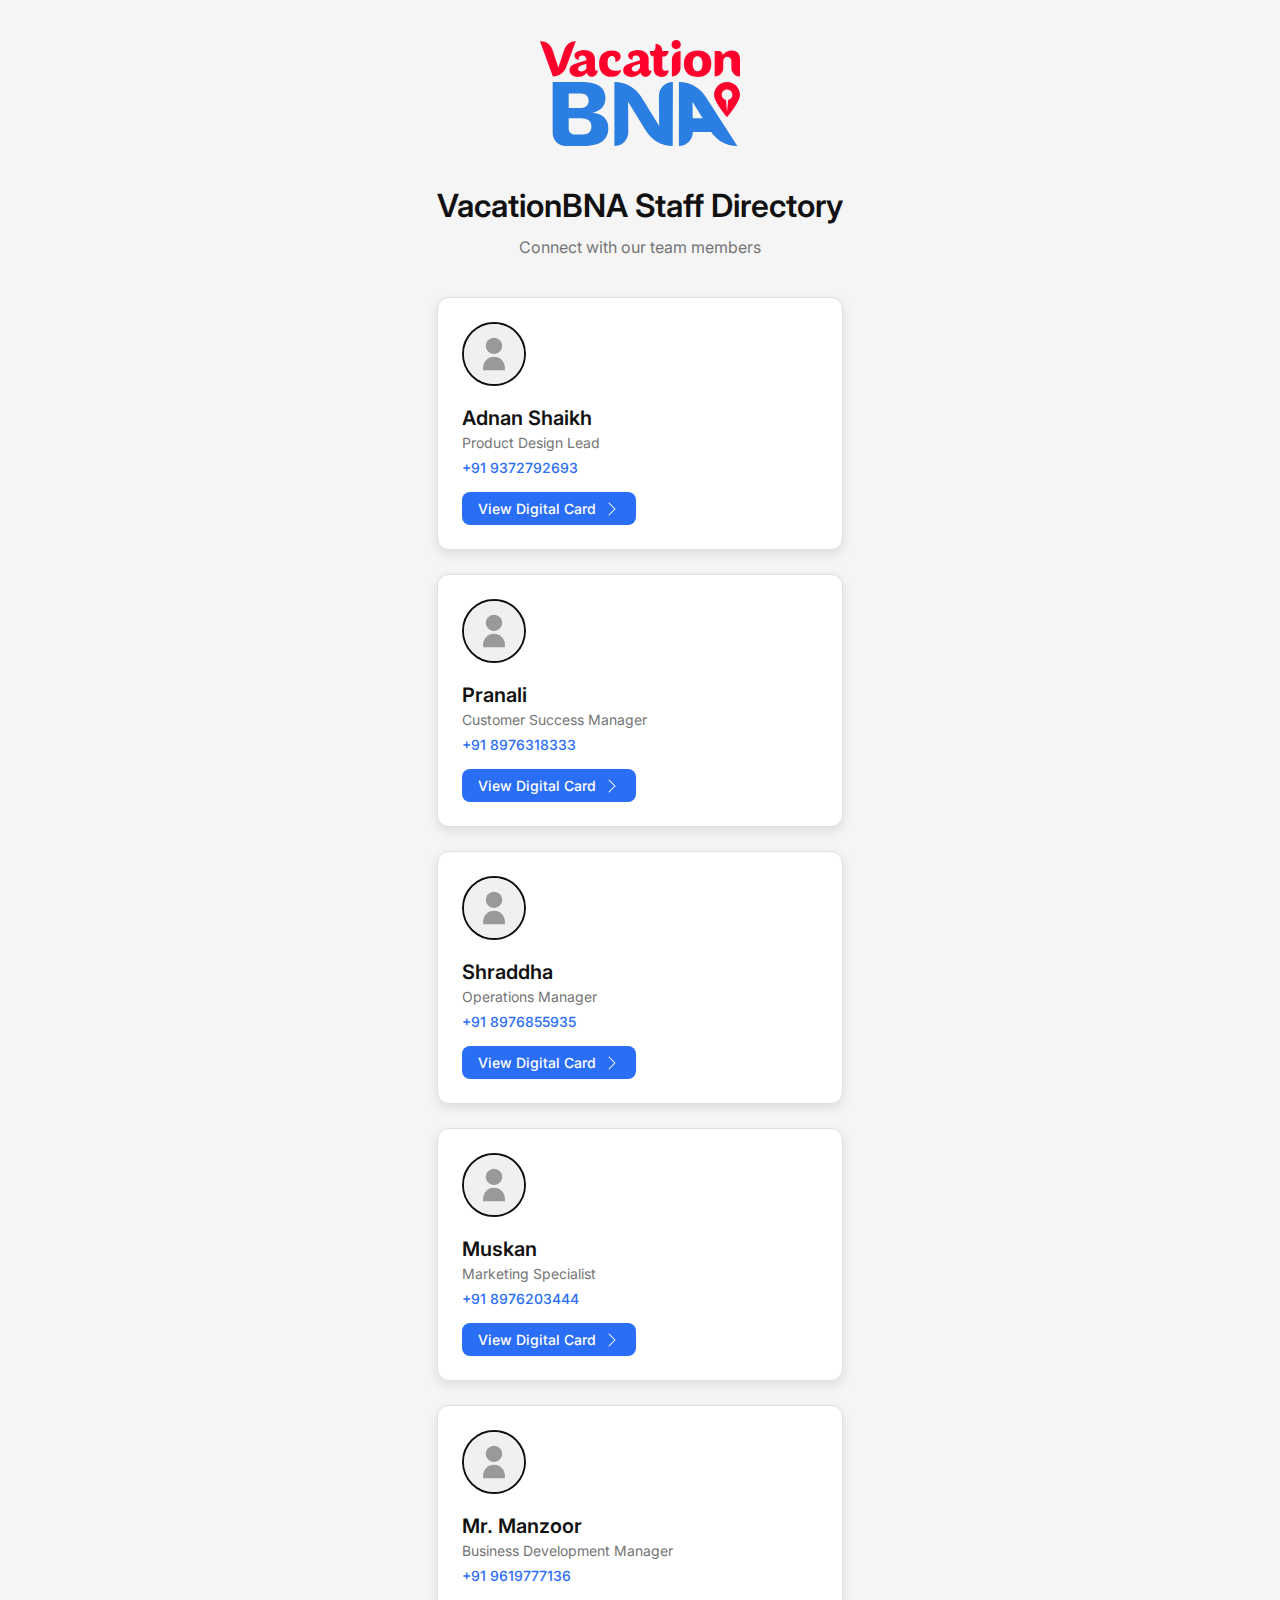
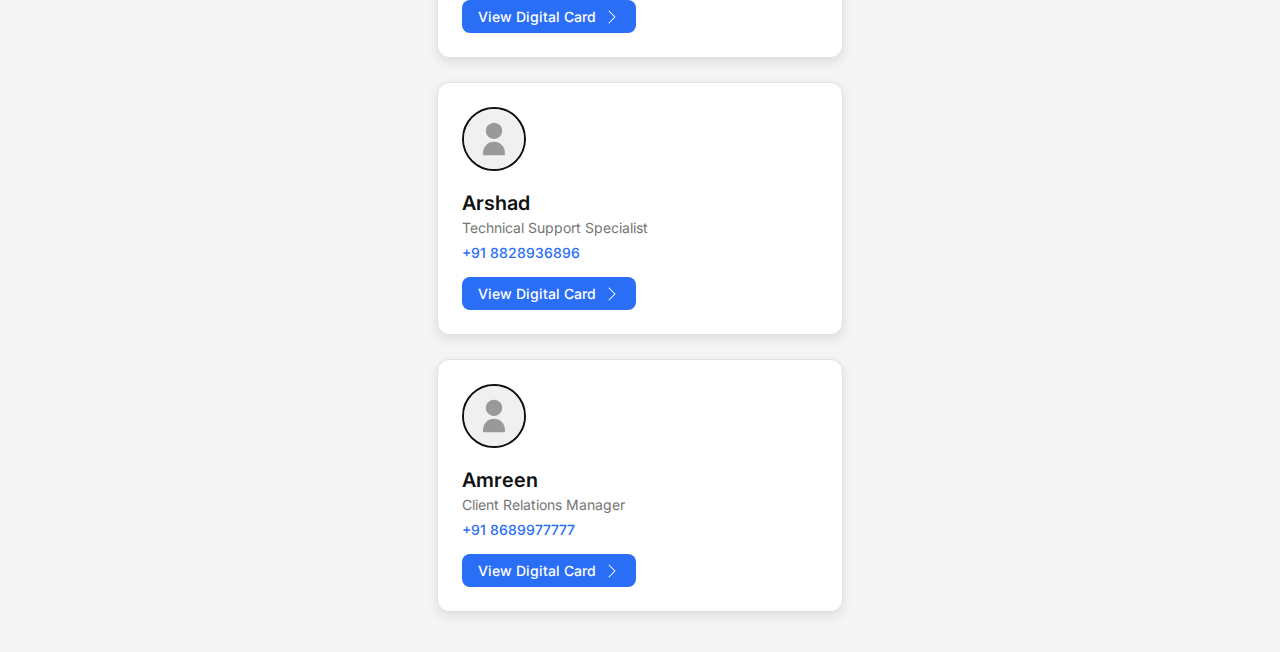
<file: index.html>
﻿<!DOCTYPE html>
<html lang="en">
<head>
    <meta charset="UTF-8">
    <meta name="viewport" content="width=device-width, initial-scale=1.0">
    <title>VacationBNA Staff Directory</title>
    <link rel="stylesheet" href="styles.css">
    <link rel="preconnect" href="https://fonts.googleapis.com">
    <link rel="preconnect" href="https://fonts.gstatic.com" crossorigin>
    <link href="https://fonts.googleapis.com/css2?family=Inter:wght@400;500;600&display=swap" rel="stylesheet">
    <style>
        .directory-container {
            max-width: 800px;
            margin: 0 auto;
            padding: 40px 20px;
        }
        
        .directory-header {
            text-align: center;
            margin-bottom: 40px;
        }
        
        .directory-title {
            font-size: 32px;
            font-weight: 600;
            color: #111111;
            margin-bottom: 12px;
        }
        
        .directory-subtitle {
            font-size: 16px;
            color: #757575;
            margin-bottom: 20px;
        }
        
        .company-logo {
            width: 200px;
            height: auto;
            margin: 0 auto 40px;
            display: block;
        }
        
        .staff-grid {
            display: grid;
            grid-template-columns: repeat(auto-fit, minmax(300px, 1fr));
            gap: 24px;
            margin-top: 40px;
        }
        
        .staff-card-link {
            text-decoration: none;
            color: inherit;
            display: block;
            transition: transform 0.2s ease;
            cursor: pointer;
        }
        
        .staff-card-link:hover {
            transform: translateY(-4px);
        }
        
        .staff-preview {
            background: white;
            border-radius: 12px;
            border: 1px solid #E0E0E0;
            padding: 24px;
            box-shadow: 0 4px 12px rgba(0, 0, 0, 0.1);
            transition: box-shadow 0.2s ease;
        }
        
        .staff-preview:hover {
            box-shadow: 0 8px 24px rgba(0, 0, 0, 0.15);
        }
        
        .staff-avatar {
            width: 64px;
            height: 64px;
            border-radius: 50%;
            border: 2px solid #111111;
            margin-bottom: 16px;
        }
        
        .staff-preview-name {
            font-size: 20px;
            font-weight: 600;
            color: #111111;
            margin-bottom: 4px;
        }
        
        .staff-preview-role {
            font-size: 14px;
            color: #757575;
            margin-bottom: 8px;
        }
        
        .staff-preview-phone {
            font-size: 14px;
            color: #2B6EF6;
            font-weight: 500;
        }
        
        .view-card-btn {
            display: inline-flex;
            align-items: center;
            gap: 8px;
            background: #2B6EF6;
            color: white;
            padding: 8px 16px;
            border-radius: 8px;
            font-size: 14px;
            font-weight: 500;
            margin-top: 16px;
            transition: background-color 0.2s ease;
        }
        
        .view-card-btn:hover {
            background: #1E5AE8;
        }
        
        
        @media (max-width: 768px) {
            .staff-grid {
                grid-template-columns: 1fr;
            }
            
            .directory-title {
                font-size: 24px;
            }
            
        }
    </style>
</head>
<body>
    <div class="directory-container">
        <div class="directory-header">
            <img src="assets/vacation-bna-logo.svg" alt="VacationBNA Logo" class="company-logo">
            <h1 class="directory-title">VacationBNA Staff Directory</h1>
            <p class="directory-subtitle">Connect with our team members</p>
        </div>
        
        <div class="staff-grid">
            <!-- Adnan Shaikh -->
            <div class="staff-card-link" onclick="openModal('adnan')">
                <div class="staff-preview">
                    <img src="assets/profile-icon.svg" alt="Adnan Shaikh" class="staff-avatar">
                    <h3 class="staff-preview-name">Adnan Shaikh</h3>
                    <p class="staff-preview-role">Product Design Lead</p>
                    <p class="staff-preview-phone">+91 9372792693</p>
                    <div class="view-card-btn">
                        View Digital Card
                        <svg width="16" height="16" viewBox="0 0 16 16" fill="currentColor">
                            <path fill-rule="evenodd" d="M4.646 1.646a.5.5 0 0 1 .708 0l6 6a.5.5 0 0 1 0 .708l-6 6a.5.5 0 0 1-.708-.708L10.293 8 4.646 2.354a.5.5 0 0 1 0-.708z"/>
                        </svg>
                    </div>
                </div>
            </div>
            
            <!-- Pranali -->
            <div class="staff-card-link" onclick="openModal('pranali')">
                <div class="staff-preview">
                    <img src="assets/profile-icon.svg" alt="Pranali" class="staff-avatar">
                    <h3 class="staff-preview-name">Pranali</h3>
                    <p class="staff-preview-role">Customer Success Manager</p>
                    <p class="staff-preview-phone">+91 8976318333</p>
                    <div class="view-card-btn">
                        View Digital Card
                        <svg width="16" height="16" viewBox="0 0 16 16" fill="currentColor">
                            <path fill-rule="evenodd" d="M4.646 1.646a.5.5 0 0 1 .708 0l6 6a.5.5 0 0 1 0 .708l-6 6a.5.5 0 0 1-.708-.708L10.293 8 4.646 2.354a.5.5 0 0 1 0-.708z"/>
                        </svg>
                    </div>
                </div>
            </div>
            
            <!-- Shraddha -->
            <div class="staff-card-link" onclick="openModal('shraddha')">
                <div class="staff-preview">
                    <img src="assets/profile-icon.svg" alt="Shraddha" class="staff-avatar">
                    <h3 class="staff-preview-name">Shraddha</h3>
                    <p class="staff-preview-role">Operations Manager</p>
                    <p class="staff-preview-phone">+91 8976855935</p>
                    <div class="view-card-btn">
                        View Digital Card
                        <svg width="16" height="16" viewBox="0 0 16 16" fill="currentColor">
                            <path fill-rule="evenodd" d="M4.646 1.646a.5.5 0 0 1 .708 0l6 6a.5.5 0 0 1 0 .708l-6 6a.5.5 0 0 1-.708-.708L10.293 8 4.646 2.354a.5.5 0 0 1 0-.708z"/>
                        </svg>
                    </div>
                </div>
            </div>
            
            <!-- Muskan -->
            <div class="staff-card-link" onclick="openModal('muskan')">
                <div class="staff-preview">
                    <img src="assets/profile-icon.svg" alt="Muskan" class="staff-avatar">
                    <h3 class="staff-preview-name">Muskan</h3>
                    <p class="staff-preview-role">Marketing Specialist</p>
                    <p class="staff-preview-phone">+91 8976203444</p>
                    <div class="view-card-btn">
                        View Digital Card
                        <svg width="16" height="16" viewBox="0 0 16 16" fill="currentColor">
                            <path fill-rule="evenodd" d="M4.646 1.646a.5.5 0 0 1 .708 0l6 6a.5.5 0 0 1 0 .708l-6 6a.5.5 0 0 1-.708-.708L10.293 8 4.646 2.354a.5.5 0 0 1 0-.708z"/>
                        </svg>
                    </div>
                </div>
            </div>
            
            <!-- Mr. Manzoor -->
            <div class="staff-card-link" onclick="openModal('mrmanzoor')">
                <div class="staff-preview">
                    <img src="assets/profile-icon.svg" alt="Mr. Manzoor" class="staff-avatar">
                    <h3 class="staff-preview-name">Mr. Manzoor</h3>
                    <p class="staff-preview-role">Business Development Manager</p>
                    <p class="staff-preview-phone">+91 9619777136</p>
                    <div class="view-card-btn">
                        View Digital Card
                        <svg width="16" height="16" viewBox="0 0 16 16" fill="currentColor">
                            <path fill-rule="evenodd" d="M4.646 1.646a.5.5 0 0 1 .708 0l6 6a.5.5 0 0 1 0 .708l-6 6a.5.5 0 0 1-.708-.708L10.293 8 4.646 2.354a.5.5 0 0 1 0-.708z"/>
                        </svg>
                    </div>
                </div>
            </div>
            
            <!-- Arshad -->
            <div class="staff-card-link" onclick="openModal('arshad')">
                <div class="staff-preview">
                    <img src="assets/profile-icon.svg" alt="Arshad" class="staff-avatar">
                    <h3 class="staff-preview-name">Arshad</h3>
                    <p class="staff-preview-role">Technical Support Specialist</p>
                    <p class="staff-preview-phone">+91 8828936896</p>
                    <div class="view-card-btn">
                        View Digital Card
                        <svg width="16" height="16" viewBox="0 0 16 16" fill="currentColor">
                            <path fill-rule="evenodd" d="M4.646 1.646a.5.5 0 0 1 .708 0l6 6a.5.5 0 0 1 0 .708l-6 6a.5.5 0 0 1-.708-.708L10.293 8 4.646 2.354a.5.5 0 0 1 0-.708z"/>
                        </svg>
                    </div>
                </div>
            </div>
            
            <!-- Amreen -->
            <div class="staff-card-link" onclick="openModal('amreen')">
                <div class="staff-preview">
                    <img src="assets/profile-icon.svg" alt="Amreen" class="staff-avatar">
                    <h3 class="staff-preview-name">Amreen</h3>
                    <p class="staff-preview-role">Client Relations Manager</p>
                    <p class="staff-preview-phone">+91 8689977777</p>
                    <div class="view-card-btn">
                        View Digital Card
                        <svg width="16" height="16" viewBox="0 0 16 16" fill="currentColor">
                            <path fill-rule="evenodd" d="M4.646 1.646a.5.5 0 0 1 .708 0l6 6a.5.5 0 0 1 0 .708l-6 6a.5.5 0 0 1-.708-.708L10.293 8 4.646 2.354a.5.5 0 0 1 0-.708z"/>
                        </svg>
                    </div>
                </div>
            </div>
        </div>
    </div>
    
    
    <script>
        
        function openModal(profileKey) {
            // Navigate to the individual staff member page instead of opening modal
            window.location.href = `${profileKey}.html`;
        }
        
    </script>
</body>
</html>
</file>
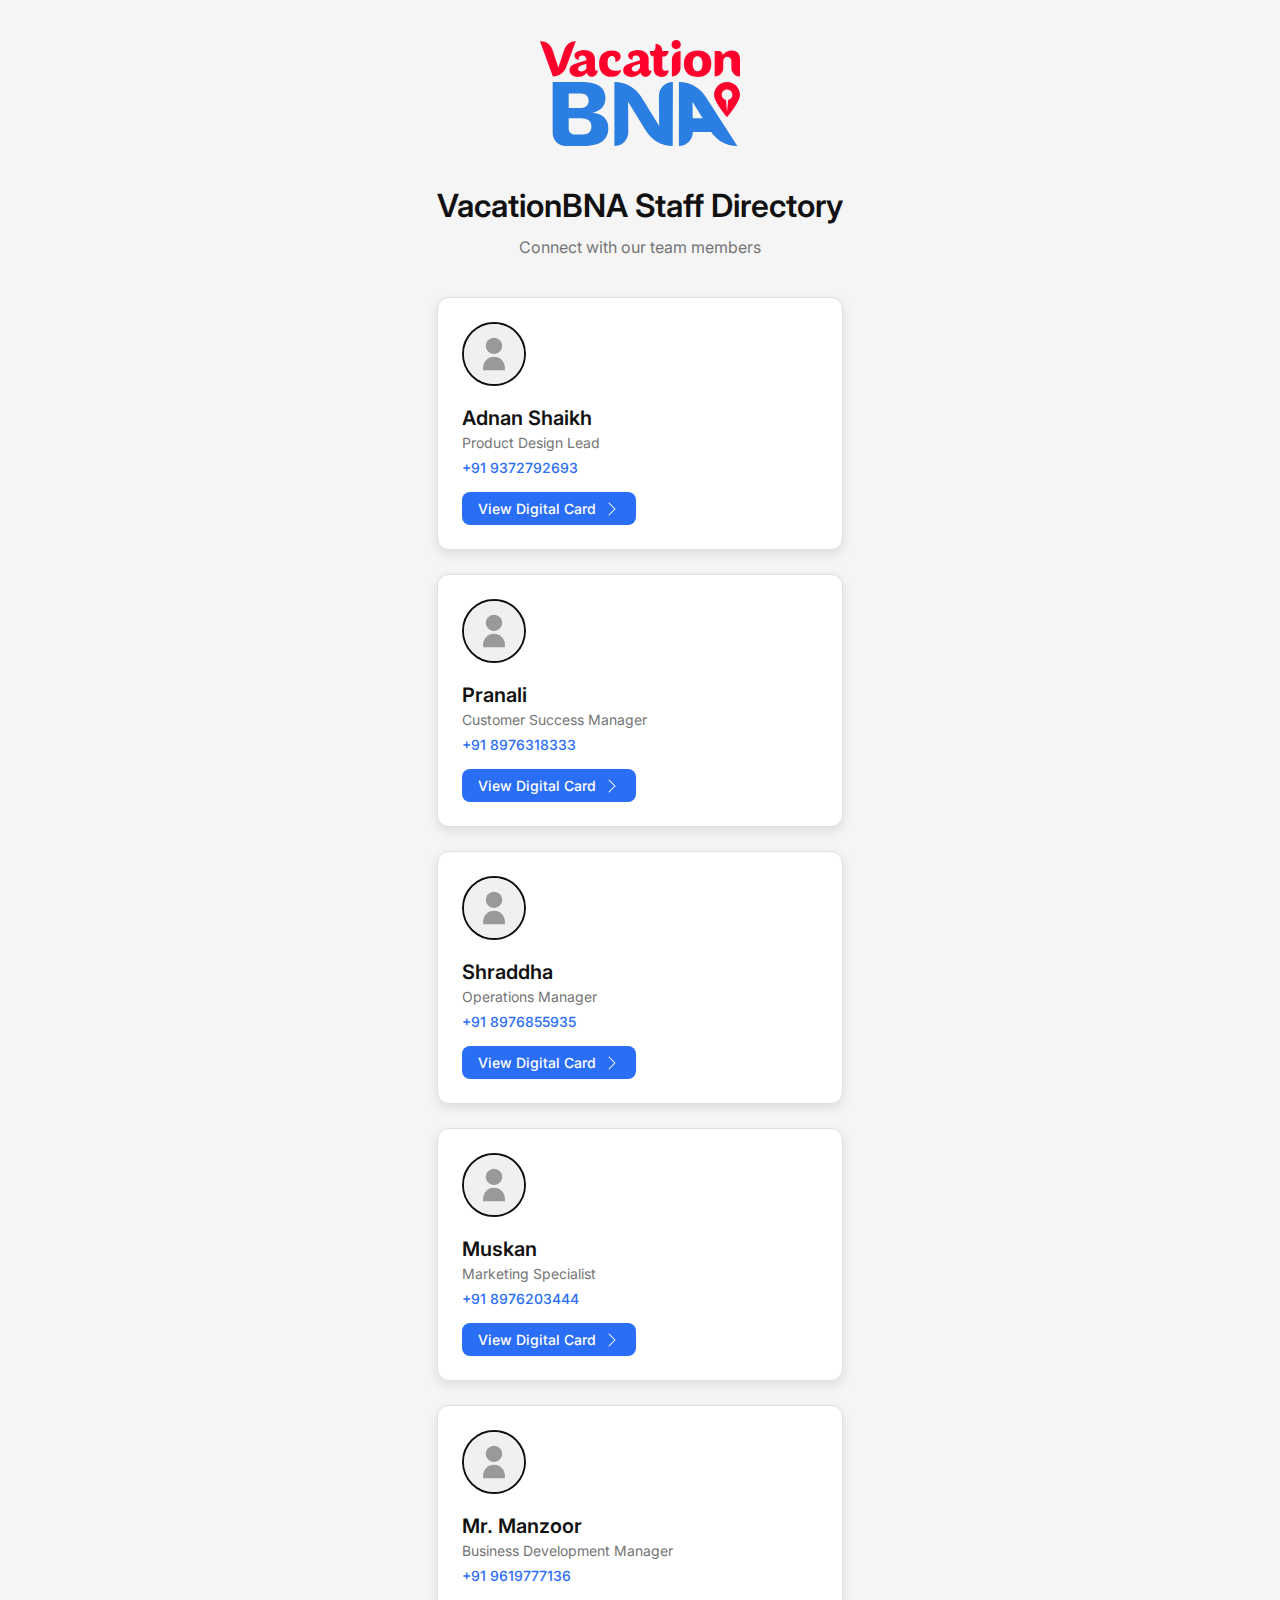
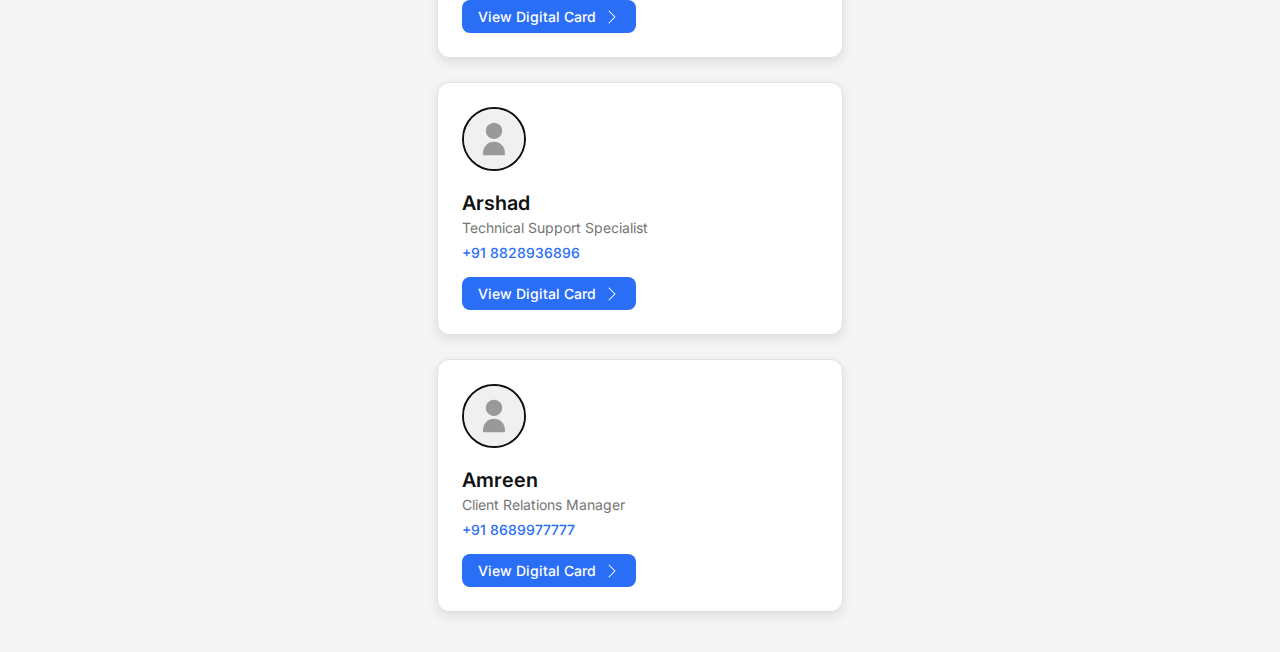
<file: index-backup.html>
﻿<!DOCTYPE html>
<html lang="en">
<head>
    <meta charset="UTF-8">
    <meta name="viewport" content="width=device-width, initial-scale=1.0">
    <title>VacationBNA Staff Directory</title>
    <link rel="stylesheet" href="styles.css">
    <link rel="preconnect" href="https://fonts.googleapis.com">
    <link rel="preconnect" href="https://fonts.gstatic.com" crossorigin>
    <link href="https://fonts.googleapis.com/css2?family=Inter:wght@400;500;600&display=swap" rel="stylesheet">
    <style>
        .directory-container {
            max-width: 800px;
            margin: 0 auto;
            padding: 40px 20px;
        }
        
        .directory-header {
            text-align: center;
            margin-bottom: 40px;
        }
        
        .directory-title {
            font-size: 32px;
            font-weight: 600;
            color: #111111;
            margin-bottom: 12px;
        }
        
        .directory-subtitle {
            font-size: 16px;
            color: #757575;
            margin-bottom: 20px;
        }
        
        .company-logo {
            width: 200px;
            height: auto;
            margin: 0 auto 40px;
            display: block;
        }
        
        .staff-grid {
            display: grid;
            grid-template-columns: repeat(auto-fit, minmax(300px, 1fr));
            gap: 24px;
            margin-top: 40px;
        }
        
        .staff-card-link {
            text-decoration: none;
            color: inherit;
            display: block;
            transition: transform 0.2s ease;
            cursor: pointer;
        }
        
        .staff-card-link:hover {
            transform: translateY(-4px);
        }
        
        .staff-preview {
            background: white;
            border-radius: 12px;
            border: 1px solid #E0E0E0;
            padding: 24px;
            box-shadow: 0 4px 12px rgba(0, 0, 0, 0.1);
            transition: box-shadow 0.2s ease;
        }
        
        .staff-preview:hover {
            box-shadow: 0 8px 24px rgba(0, 0, 0, 0.15);
        }
        
        .staff-avatar {
            width: 64px;
            height: 64px;
            border-radius: 50%;
            border: 2px solid #111111;
            margin-bottom: 16px;
        }
        
        .staff-preview-name {
            font-size: 20px;
            font-weight: 600;
            color: #111111;
            margin-bottom: 4px;
        }
        
        .staff-preview-role {
            font-size: 14px;
            color: #757575;
            margin-bottom: 8px;
        }
        
        .staff-preview-phone {
            font-size: 14px;
            color: #2B6EF6;
            font-weight: 500;
        }
        
        .view-card-btn {
            display: inline-flex;
            align-items: center;
            gap: 8px;
            background: #2B6EF6;
            color: white;
            padding: 8px 16px;
            border-radius: 8px;
            font-size: 14px;
            font-weight: 500;
            margin-top: 16px;
            transition: background-color 0.2s ease;
        }
        
        .view-card-btn:hover {
            background: #1E5AE8;
        }
        
        @media (max-width: 768px) {
            .staff-grid {
                grid-template-columns: 1fr;
            }
            
            .directory-title {
                font-size: 24px;
            }
        }
        
        /* Modal Styles */
        .modal-overlay {
            position: fixed;
            top: 0;
            left: 0;
            width: 100%;
            height: 100%;
            background: rgba(0, 0, 0, 0.8);
            display: none;
            justify-content: center;
            align-items: center;
            z-index: 1000;
            padding: 20px;
            box-sizing: border-box;
        }
        
        .modal-overlay.active {
            display: flex;
        }
        
        .modal-content {
            position: relative;
            max-width: 400px;
            width: 100%;
            max-height: 90vh;
            overflow-y: auto;
            background: white;
            border-radius: 12px;
            box-shadow: 0 20px 60px rgba(0, 0, 0, 0.3);
            animation: modalSlideIn 0.3s ease-out;
        }
        
        .modal-close {
            position: absolute;
            top: 15px;
            right: 15px;
            width: 40px;
            height: 40px;
            background: rgba(0, 0, 0, 0.1);
            border: none;
            border-radius: 50%;
            cursor: pointer;
            display: flex;
            align-items: center;
            justify-content: center;
            z-index: 1001;
            transition: background-color 0.2s ease;
        }
        
        .modal-close:hover {
            background: rgba(0, 0, 0, 0.2);
        }
        
        .modal-close svg {
            width: 20px;
            height: 20px;
            color: #666;
        }
        
        @keyframes modalSlideIn {
            from {
                opacity: 0;
                transform: scale(0.9) translateY(-20px);
            }
            to {
                opacity: 1;
                transform: scale(1) translateY(0);
            }
        }
        
        /* Adjust staff card for modal */
        .modal-content .staff-card {
            margin: 0;
            box-shadow: none;
            border: none;
        }
        
        .modal-content .container {
            min-height: auto;
            padding: 0;
        }
    </style>
</head>
<body>
    <div class="directory-container">
        <div class="directory-header">
            <img src="assets/vacation-bna-logo.svg" alt="VacationBNA Logo" class="company-logo">
            <h1 class="directory-title">VacationBNA Staff Directory</h1>
            <p class="directory-subtitle">Connect with our team members</p>
        </div>
        
        <div class="staff-grid">
            <!-- Adnan Shaikh -->
            <div class="staff-card-link" onclick="openModal('adnan')" data-profile="adnan">
                <div class="staff-preview">
                    <img src="assets/profile-icon.svg" alt="Adnan Shaikh" class="staff-avatar">
                    <h3 class="staff-preview-name">Adnan Shaikh</h3>
                    <p class="staff-preview-role">Product Design Lead</p>
                    <p class="staff-preview-phone">+91 9372792693</p>
                    <div class="view-card-btn">
                        View Digital Card
                        <svg width="16" height="16" viewBox="0 0 16 16" fill="currentColor">
                            <path fill-rule="evenodd" d="M4.646 1.646a.5.5 0 0 1 .708 0l6 6a.5.5 0 0 1 0 .708l-6 6a.5.5 0 0 1-.708-.708L10.293 8 4.646 2.354a.5.5 0 0 1 0-.708z"/>
                        </svg>
                    </div>
                </div>
            </div>
            
            <!-- Pranali -->
            <div class="staff-card-link" onclick="openModal('pranali')" data-profile="pranali">
                <div class="staff-preview">
                    <img src="assets/profile-icon.svg" alt="Pranali" class="staff-avatar">
                    <h3 class="staff-preview-name">Pranali</h3>
                    <p class="staff-preview-role">Customer Success Manager</p>
                    <p class="staff-preview-phone">+91 8976318333</p>
                    <div class="view-card-btn">
                        View Digital Card
                        <svg width="16" height="16" viewBox="0 0 16 16" fill="currentColor">
                            <path fill-rule="evenodd" d="M4.646 1.646a.5.5 0 0 1 .708 0l6 6a.5.5 0 0 1 0 .708l-6 6a.5.5 0 0 1-.708-.708L10.293 8 4.646 2.354a.5.5 0 0 1 0-.708z"/>
                        </svg>
                    </div>
                </div>
            </div>
            
            <!-- Shraddha -->
            <div class="staff-card-link" onclick="openModal('shraddha')" data-profile="shraddha">
                <div class="staff-preview">
                    <img src="assets/profile-icon.svg" alt="Shraddha" class="staff-avatar">
                    <h3 class="staff-preview-name">Shraddha</h3>
                    <p class="staff-preview-role">Operations Manager</p>
                    <p class="staff-preview-phone">+91 8976855935</p>
                    <div class="view-card-btn">
                        View Digital Card
                        <svg width="16" height="16" viewBox="0 0 16 16" fill="currentColor">
                            <path fill-rule="evenodd" d="M4.646 1.646a.5.5 0 0 1 .708 0l6 6a.5.5 0 0 1 0 .708l-6 6a.5.5 0 0 1-.708-.708L10.293 8 4.646 2.354a.5.5 0 0 1 0-.708z"/>
                        </svg>
                    </div>
                </div>
            </div>
            
            <!-- Muskan -->
            <div class="staff-card-link" onclick="openModal('muskan')" data-profile="muskan">
                <div class="staff-preview">
                    <img src="assets/profile-icon.svg" alt="Muskan" class="staff-avatar">
                    <h3 class="staff-preview-name">Muskan</h3>
                    <p class="staff-preview-role">Marketing Specialist</p>
                    <p class="staff-preview-phone">+91 8976203444</p>
                    <div class="view-card-btn">
                        View Digital Card
                        <svg width="16" height="16" viewBox="0 0 16 16" fill="currentColor">
                            <path fill-rule="evenodd" d="M4.646 1.646a.5.5 0 0 1 .708 0l6 6a.5.5 0 0 1 0 .708l-6 6a.5.5 0 0 1-.708-.708L10.293 8 4.646 2.354a.5.5 0 0 1 0-.708z"/>
                        </svg>
                    </div>
                </div>
            </div>
            
            <!-- Mr. Manzoor -->
            <div class="staff-card-link" onclick="openModal('mrmanzoor')" data-profile="mrmanzoor">
                <div class="staff-preview">
                    <img src="assets/profile-icon.svg" alt="Mr. Manzoor" class="staff-avatar">
                    <h3 class="staff-preview-name">Mr. Manzoor</h3>
                    <p class="staff-preview-role">Business Development Manager</p>
                    <p class="staff-preview-phone">+91 9619777136</p>
                    <div class="view-card-btn">
                        View Digital Card
                        <svg width="16" height="16" viewBox="0 0 16 16" fill="currentColor">
                            <path fill-rule="evenodd" d="M4.646 1.646a.5.5 0 0 1 .708 0l6 6a.5.5 0 0 1 0 .708l-6 6a.5.5 0 0 1-.708-.708L10.293 8 4.646 2.354a.5.5 0 0 1 0-.708z"/>
                        </svg>
                    </div>
                </div>
            </div>
            
            <!-- Arshad -->
            <div class="staff-card-link" onclick="openModal('arshad')" data-profile="arshad">
                <div class="staff-preview">
                    <img src="assets/profile-icon.svg" alt="Arshad" class="staff-avatar">
                    <h3 class="staff-preview-name">Arshad</h3>
                    <p class="staff-preview-role">Technical Support Specialist</p>
                    <p class="staff-preview-phone">+91 8828936896</p>
                    <div class="view-card-btn">
                        View Digital Card
                        <svg width="16" height="16" viewBox="0 0 16 16" fill="currentColor">
                            <path fill-rule="evenodd" d="M4.646 1.646a.5.5 0 0 1 .708 0l6 6a.5.5 0 0 1 0 .708l-6 6a.5.5 0 0 1-.708-.708L10.293 8 4.646 2.354a.5.5 0 0 1 0-.708z"/>
                        </svg>
                    </div>
                </div>
            </div>
            
            <!-- Amreen -->
            <div class="staff-card-link" onclick="openModal('amreen')" data-profile="amreen">
                <div class="staff-preview">
                    <img src="assets/profile-icon.svg" alt="Amreen" class="staff-avatar">
                    <h3 class="staff-preview-name">Amreen</h3>
                    <p class="staff-preview-role">Client Relations Manager</p>
                    <p class="staff-preview-phone">+91 8689977777</p>
                    <div class="view-card-btn">
                        View Digital Card
                        <svg width="16" height="16" viewBox="0 0 16 16" fill="currentColor">
                            <path fill-rule="evenodd" d="M4.646 1.646a.5.5 0 0 1 .708 0l6 6a.5.5 0 0 1 0 .708l-6 6a.5.5 0 0 1-.708-.708L10.293 8 4.646 2.354a.5.5 0 0 1 0-.708z"/>
                        </svg>
                    </div>
                </div>
            </div>
        </div>
    </div>
    
    <!-- Modal Overlay -->
    <div id="profileModal" class="modal-overlay" onclick="closeModal(event)">
        <div class="modal-content" onclick="event.stopPropagation()">
            <button class="modal-close" onclick="closeModal()" aria-label="Close modal">
                <svg viewBox="0 0 24 24" fill="currentColor">
                    <path d="M19 6.41L17.59 5 12 10.59 6.41 5 5 6.41 10.59 12 5 17.59 6.41 19 12 13.41 17.59 19 19 17.59 13.41 12z"/>
                </svg>
            </button>
            <div id="modalProfileContent">
                <!-- Profile content will be loaded here -->
            </div>
        </div>
    </div>
    
    <script>
        // Debug function
        function debugModal() {
            console.log('Modal debug - checking elements');
            console.log('Modal element:', document.getElementById('profileModal'));
            console.log('Modal content:', document.getElementById('modalProfileContent'));
        }
        
        // Call debug on page load
        document.addEventListener('DOMContentLoaded', debugModal);
        
        // Profile data for modal display
        const profileData = {
            adnan: {
                name: "Adnan Shaikh",
                role: "Product Design Lead",
                phone: "+91 9372792693",
                email: "Info@vacationbna.com",
                website: "VacationBNA.com"
            },
            pranali: {
                name: "Pranali",
                role: "Customer Success Manager",
                phone: "+91 8976318333",
                email: "Info@vacationbna.com",
                website: "VacationBNA.com"
            },
            shraddha: {
                name: "Shraddha",
                role: "Operations Manager",
                phone: "+91 8976855935",
                email: "Info@vacationbna.com",
                website: "VacationBNA.com"
            },
            muskan: {
                name: "Muskan",
                role: "Marketing Specialist",
                phone: "+91 8976203444",
                email: "Info@vacationbna.com",
                website: "VacationBNA.com"
            },
            mrmanzoor: {
                name: "Mr. Manzoor",
                role: "Business Development Manager",
                phone: "+91 9619777136",
                email: "Info@vacationbna.com",
                website: "VacationBNA.com"
            },
            arshad: {
                name: "Arshad",
                role: "Technical Support Specialist",
                phone: "+91 8828936896",
                email: "Info@vacationbna.com",
                website: "VacationBNA.com"
            },
            amreen: {
                name: "Amreen",
                role: "Client Relations Manager",
                phone: "+91 8689977777",
                email: "Info@vacationbna.com",
                website: "VacationBNA.com"
            }
        };
        
        function openModal(profileKey) {
            console.log('Opening modal for:', profileKey);
            const profile = profileData[profileKey];
            if (!profile) {
                console.error('Profile not found:', profileKey);
                return;
            }
            
            const modalContent = document.getElementById('modalProfileContent');
            if (!modalContent) {
                console.error('Modal content element not found');
                return;
            }
            modalContent.innerHTML = `
                <div class="container">
                    <div class="staff-card" role="group" aria-label="Staff contact card">
                        <!-- Top Panel -->
                        <div class="top-panel">
                            <!-- Avatar -->
                            <div class="avatar-container">
                                <img src="assets/profile-icon.svg" alt="User profile icon" class="avatar">
                            </div>
                            
                            <!-- Brand Logo -->
                            <div class="brand-logo">
                                <img src="assets/vacation-bna-logo.svg" alt="VacationBNA logo" class="logo-image">
                            </div>
                        </div>
                        
                        <!-- Card Content -->
                        <div class="card-content">
                            <!-- Staff Info -->
                            <div class="staff-info">
                                <h1 class="staff-name">${profile.name}</h1>
                                <p class="staff-role">${profile.role}</p>
                                <p class="staff-company">VacationBNA</p>
                            </div>
                            
                            <!-- Bio -->
                            <div class="bio">
                                <p>We build VacationBNA to make hosting fair and simple. We're a member-supported platform that gives you total control, so you keep what you earn. There are no surprise cuts or middlemenâ€”just clear tools, fair exposure, and a straightforward way to turn empty property into steady income.</p>
                            </div>
                            
                            <!-- Divider -->
                            <div class="divider"></div>
                            
                            <!-- Contact Rows -->
                            <div class="contact-section">
                                <a href="tel:${profile.phone}" class="contact-row" aria-label="Call ${profile.name}">
                                    <div class="contact-icon">
                                        <svg width="20" height="20" viewBox="0 0 20 20" fill="currentColor" xmlns="http://www.w3.org/2000/svg">
                                            <path d="M2 3a1 1 0 011-1h2.153a1 1 0 01.986.836l.74 4.435a1 1 0 01-.54 1.06l-1.548.773a11.037 11.037 0 006.105 6.105l.774-1.548a1 1 0 011.059-.54l4.435.74a1 1 0 01.836.986V17a1 1 0 01-1 1h-2C7.82 18 2 12.18 2 5V3z"/>
                                        </svg>
                                    </div>
                                    <span class="contact-text">${profile.phone}</span>
                                    <div class="contact-chevron">
                                        <svg width="16" height="16" viewBox="0 0 16 16" fill="currentColor" xmlns="http://www.w3.org/2000/svg">
                                            <path fill-rule="evenodd" d="M4.646 1.646a.5.5 0 0 1 .708 0l6 6a.5.5 0 0 1 0 .708l-6 6a.5.5 0 0 1-.708-.708L10.293 8 4.646 2.354a.5.5 0 0 1 0-.708z"/>
                                        </svg>
                                    </div>
                                </a>
                                
                                <a href="mailto:${profile.email}" class="contact-row" aria-label="Email ${profile.name}">
                                    <div class="contact-icon">
                                        <svg width="20" height="20" viewBox="0 0 20 20" fill="currentColor" xmlns="http://www.w3.org/2000/svg">
                                            <path d="M2.003 5.884L10 9.882l7.997-3.998A2 2 0 0016 4H4a2 2 0 00-1.997 1.884z"/>
                                            <path d="M18 8.118l-8 4-8-4V14a2 2 0 002 2h12a2 2 0 002-2V8.118z"/>
                                        </svg>
                                    </div>
                                    <span class="contact-text">${profile.email}</span>
                                    <div class="contact-chevron">
                                        <svg width="16" height="16" viewBox="0 0 16 16" fill="currentColor" xmlns="http://www.w3.org/2000/svg">
                                            <path fill-rule="evenodd" d="M4.646 1.646a.5.5 0 0 1 .708 0l6 6a.5.5 0 0 1 0 .708l-6 6a.5.5 0 0 1-.708-.708L10.293 8 4.646 2.354a.5.5 0 0 1 0-.708z"/>
                                        </svg>
                                    </div>
                                </a>
                                
                                <a href="https://${profile.website}" class="contact-row" aria-label="Visit ${profile.name}'s website" target="_blank" rel="noopener noreferrer">
                                    <div class="contact-icon">
                                        <svg width="20" height="20" viewBox="0 0 20 20" fill="currentColor" xmlns="http://www.w3.org/2000/svg">
                                            <path fill-rule="evenodd" d="M4.083 9h1.946c.089-1.546.383-2.97.837-4.118A6.004 6.004 0 004.083 9zM10 2a8 8 0 100 16 8 8 0 000-16zm0 2c-.076 0-.232.032-.465.262-.238.234-.497.623-.737 1.182-.389.907-.673 2.142-.766 3.556h3.936c-.093-1.414-.377-2.649-.766-3.556-.24-.56-.5-.948-.737-1.182C10.232 4.032 10.076 4 10 4zm3.971 5c-.089-1.546-.383-2.97-.837-4.118A6.004 6.004 0 0115.917 9h-1.946zm-2.003 2H8.032c.093 1.414.377 2.649.766 3.556.24.56.5.948.737 1.182.233.23.389.262.465.262.076 0 .232-.032.465-.262.238-.234.498-.623.737-1.182.389-.907.673-2.142.766-3.556zm1.166 4.118c.454-1.147.748-2.572.837-4.118h1.946a6.004 6.004 0 01-2.783 4.118zm-6.268 0C6.412 13.97 6.118 12.546 6.03 11H4.083a6.004 6.004 0 002.783 4.118z" clip-rule="evenodd"/>
                                        </svg>
                                    </div>
                                    <span class="contact-text">${profile.website}</span>
                                    <div class="contact-chevron">
                                        <svg width="16" height="16" viewBox="0 0 16 16" fill="currentColor" xmlns="http://www.w3.org/2000/svg">
                                            <path fill-rule="evenodd" d="M4.646 1.646a.5.5 0 0 1 .708 0l6 6a.5.5 0 0 1 0 .708l-6 6a.5.5 0 0 1-.708-.708L10.293 8 4.646 2.354a.5.5 0 0 1 0-.708z"/>
                                        </svg>
                                    </div>
                                </a>
                            </div>
                            
                            <!-- App Store Badges -->
                            <div class="app-store-badges">
                                <a href="https://apps.apple.com/in/app/vacationbna-provider/id6744270489" class="app-badge" aria-label="Download VacationBNA Host on the App Store" target="_blank" rel="noopener noreferrer">
                                    <img src="https://upload.wikimedia.org/wikipedia/commons/thumb/9/91/Download_on_the_App_Store_RGB_blk.svg/640px-Download_on_the_App_Store_RGB_blk.svg.png" alt="Download VacationBNA Host on the App Store" class="badge-image">
                                </a>
                                <a href="https://play.google.com/store/apps/details?id=com.obeyjobs.vacationbna.host&pcampaignid=web_share" class="app-badge" aria-label="Get VacationBNA Host on Google Play" target="_blank" rel="noopener noreferrer">
                                    <img src="https://upload.wikimedia.org/wikipedia/commons/thumb/7/78/Google_Play_Store_badge_EN.svg/2560px-Google_Play_Store_badge_EN.svg.png" alt="Get VacationBNA Host on Google Play" class="badge-image">
                                </a>
                            </div>
                        </div>
                    </div>
                </div>
            `;
            
            const modal = document.getElementById('profileModal');
            if (!modal) {
                console.error('Modal element not found');
                return;
            }
            
            console.log('Adding active class to modal');
            modal.classList.add('active');
            document.body.style.overflow = 'hidden'; // Prevent background scrolling
            console.log('Modal should now be visible');
        }
        
        function closeModal(event) {
            // Only close if clicking on overlay or close button
            if (event && event.target !== event.currentTarget && !event.target.closest('.modal-close')) {
                return;
            }
            
            document.getElementById('profileModal').classList.remove('active');
            document.body.style.overflow = ''; // Restore scrolling
        }
        
        // Close modal with Escape key
        document.addEventListener('keydown', function(event) {
            if (event.key === 'Escape') {
                closeModal();
            }
        });
    </script>
</body>
</html>
</file>
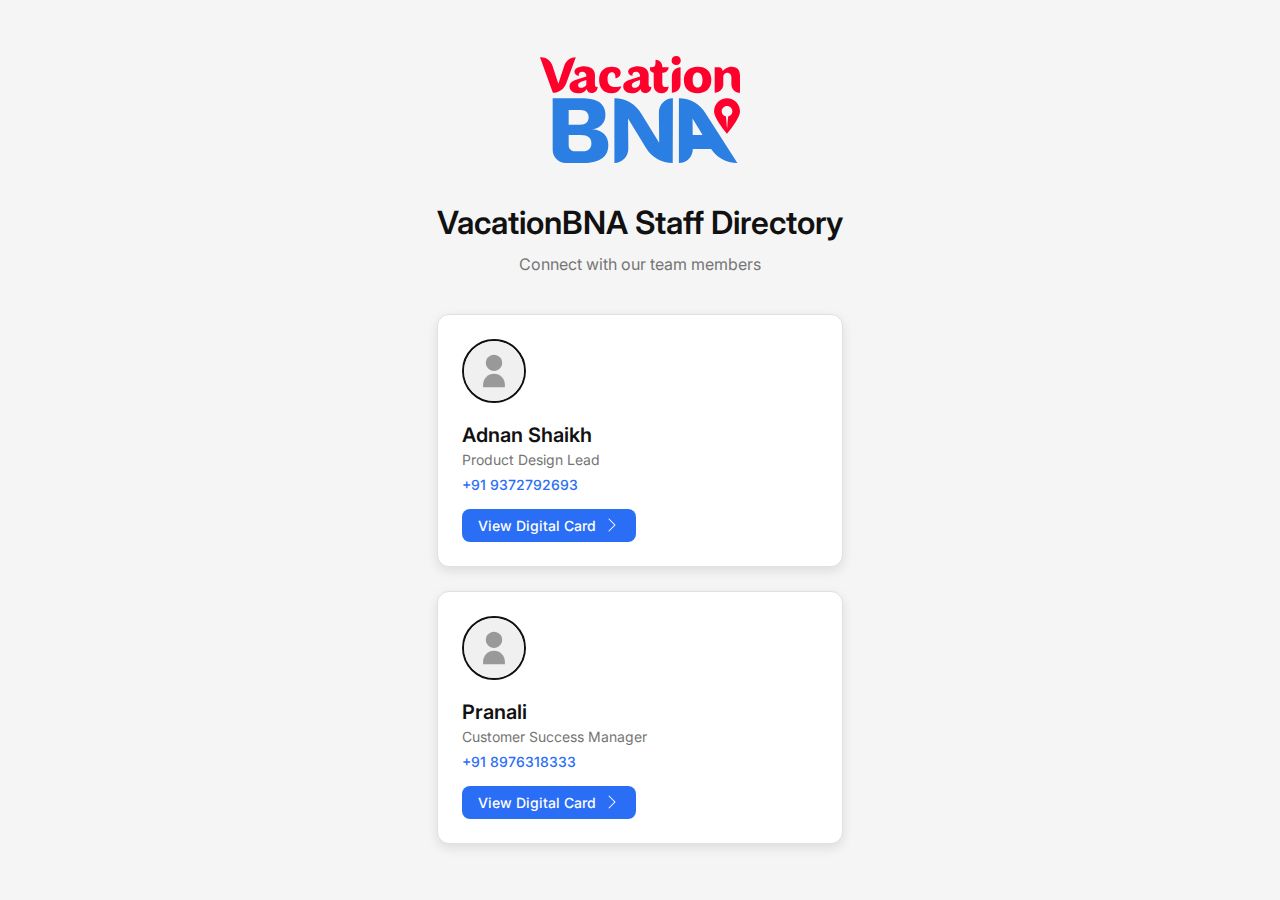
<file: index-working.html>
﻿<!DOCTYPE html>
<html lang="en">
<head>
    <meta charset="UTF-8">
    <meta name="viewport" content="width=device-width, initial-scale=1.0">
    <title>VacationBNA Staff Directory</title>
    <link rel="preconnect" href="https://fonts.googleapis.com">
    <link rel="preconnect" href="https://fonts.gstatic.com" crossorigin>
    <link href="https://fonts.googleapis.com/css2?family=Inter:wght@400;500;600&display=swap" rel="stylesheet">
    <style>
        /* Reset and Base Styles */
        * {
            margin: 0;
            padding: 0;
            box-sizing: border-box;
        }

        body {
            font-family: 'Inter', system-ui, -apple-system, 'Segoe UI', Roboto, 'Helvetica Neue', Arial, sans-serif;
            background-color: #f5f5f5;
            min-height: 100vh;
            display: flex;
            align-items: center;
            justify-content: center;
        }

        .directory-container {
            max-width: 800px;
            margin: 0 auto;
            padding: 40px 20px;
        }
        
        .directory-header {
            text-align: center;
            margin-bottom: 40px;
        }
        
        .directory-title {
            font-size: 32px;
            font-weight: 600;
            color: #111111;
            margin-bottom: 12px;
        }
        
        .directory-subtitle {
            font-size: 16px;
            color: #757575;
            margin-bottom: 20px;
        }
        
        .company-logo {
            width: 200px;
            height: auto;
            margin: 0 auto 40px;
            display: block;
        }
        
        .staff-grid {
            display: grid;
            grid-template-columns: repeat(auto-fit, minmax(300px, 1fr));
            gap: 24px;
            margin-top: 40px;
        }
        
        .staff-card-link {
            text-decoration: none;
            color: inherit;
            display: block;
            transition: transform 0.2s ease;
            cursor: pointer;
        }
        
        .staff-card-link:hover {
            transform: translateY(-4px);
        }
        
        .staff-preview {
            background: white;
            border-radius: 12px;
            border: 1px solid #E0E0E0;
            padding: 24px;
            box-shadow: 0 4px 12px rgba(0, 0, 0, 0.1);
            transition: box-shadow 0.2s ease;
        }
        
        .staff-preview:hover {
            box-shadow: 0 8px 24px rgba(0, 0, 0, 0.15);
        }
        
        .staff-avatar {
            width: 64px;
            height: 64px;
            border-radius: 50%;
            border: 2px solid #111111;
            margin-bottom: 16px;
        }
        
        .staff-preview-name {
            font-size: 20px;
            font-weight: 600;
            color: #111111;
            margin-bottom: 4px;
        }
        
        .staff-preview-role {
            font-size: 14px;
            color: #757575;
            margin-bottom: 8px;
        }
        
        .staff-preview-phone {
            font-size: 14px;
            color: #2B6EF6;
            font-weight: 500;
        }
        
        .view-card-btn {
            display: inline-flex;
            align-items: center;
            gap: 8px;
            background: #2B6EF6;
            color: white;
            padding: 8px 16px;
            border-radius: 8px;
            font-size: 14px;
            font-weight: 500;
            margin-top: 16px;
            transition: background-color 0.2s ease;
        }
        
        .view-card-btn:hover {
            background: #1E5AE8;
        }
        
        /* Modal Styles */
        .modal-overlay {
            position: fixed;
            top: 0;
            left: 0;
            width: 100%;
            height: 100%;
            background: rgba(0, 0, 0, 0.8);
            display: none;
            justify-content: center;
            align-items: center;
            z-index: 1000;
            padding: 20px;
            box-sizing: border-box;
        }
        
        .modal-overlay.active {
            display: flex;
        }
        
        .modal-content {
            position: relative;
            max-width: 400px;
            width: 100%;
            max-height: 90vh;
            overflow-y: auto;
            background: white;
            border-radius: 12px;
            box-shadow: 0 20px 60px rgba(0, 0, 0, 0.3);
            animation: modalSlideIn 0.3s ease-out;
        }
        
        .modal-close {
            position: absolute;
            top: 15px;
            right: 15px;
            width: 40px;
            height: 40px;
            background: rgba(0, 0, 0, 0.1);
            border: none;
            border-radius: 50%;
            cursor: pointer;
            display: flex;
            align-items: center;
            justify-content: center;
            z-index: 1001;
            transition: background-color 0.2s ease;
        }
        
        .modal-close:hover {
            background: rgba(0, 0, 0, 0.2);
        }
        
        .modal-close svg {
            width: 20px;
            height: 20px;
            color: #666;
        }
        
        @keyframes modalSlideIn {
            from {
                opacity: 0;
                transform: scale(0.9) translateY(-20px);
            }
            to {
                opacity: 1;
                transform: scale(1) translateY(0);
            }
        }
        
        /* Staff Card Styles for Modal */
        .staff-card {
            width: 100%;
            background-color: #FFFFFF;
            border-radius: 12px;
            border: 1px solid #E0E0E0;
            overflow: hidden;
            position: relative;
        }

        .top-panel {
            height: 120px;
            background-color: #ECECEC;
            position: relative;
        }

        .avatar-container {
            position: absolute;
            left: 20px;
            top: 24px;
            z-index: 2;
        }

        .avatar {
            width: 88px;
            height: 88px;
            border-radius: 50%;
            border: 2px solid #111111;
            object-fit: cover;
            background-color: #f0f0f0;
        }

        .brand-logo {
            position: absolute;
            top: 18px;
            right: 18px;
            width: 180px;
            height: 100px;
            display: flex;
            align-items: center;
            justify-content: center;
        }

        .logo-image {
            max-width: 100%;
            max-height: 100%;
            object-fit: contain;
        }

        .card-content {
            padding: 20px;
        }

        .staff-info {
            margin-bottom: 16px;
        }

        .staff-name {
            font-size: 20px;
            font-weight: 600;
            color: #111111;
            line-height: 1.2;
            margin-bottom: 4px;
        }

        .staff-role {
            font-size: 14px;
            font-weight: 500;
            color: #757575;
            margin-bottom: 2px;
        }

        .staff-company {
            font-size: 13px;
            font-weight: 400;
            color: #BDBDBD;
        }

        .bio {
            margin-bottom: 18px;
        }

        .bio p {
            font-size: 13px;
            font-weight: 400;
            color: #616161;
            line-height: 1.4;
        }

        .divider {
            height: 1px;
            background-color: #EEEEEE;
            margin: 18px 0;
        }

        .contact-section {
            display: flex;
            flex-direction: column;
            margin-bottom: 16px;
        }

        .contact-row {
            display: flex;
            align-items: center;
            height: 56px;
            padding: 0 16px;
            text-decoration: none;
            color: inherit;
            border-bottom: 1px solid #F2F2F2;
            transition: background-color 0.2s ease;
            position: relative;
        }

        .contact-row:last-child {
            border-bottom: none;
        }

        .contact-row:hover {
            background-color: rgba(43, 110, 246, 0.05);
        }

        .contact-icon {
            width: 20px;
            height: 20px;
            color: #2B6EF6;
            margin-right: 12px;
            display: flex;
            align-items: center;
            justify-content: center;
        }

        .contact-text {
            flex: 1;
            font-size: 15px;
            font-weight: 500;
            color: #111111;
        }

        .contact-chevron {
            width: 16px;
            height: 16px;
            color: #2B6EF6;
            display: flex;
            align-items: center;
            justify-content: center;
        }

        .app-store-badges {
            display: flex;
            flex-direction: row;
            gap: 12px;
            align-items: center;
            justify-content: center;
        }

        .app-badge {
            display: block;
            text-decoration: none;
            transition: transform 0.2s ease, opacity 0.2s ease;
        }

        .app-badge:hover {
            transform: scale(1.05);
            opacity: 0.9;
        }

        .badge-image {
            height: 40px;
            width: auto;
            max-width: 100%;
            object-fit: contain;
        }

        .modal-content .staff-card {
            margin: 0;
            box-shadow: none;
            border: none;
        }
        
        .modal-content .container {
            min-height: auto;
            padding: 0;
        }
        
        @media (max-width: 768px) {
            .staff-grid {
                grid-template-columns: 1fr;
            }
            
            .directory-title {
                font-size: 24px;
            }
        }
    </style>
</head>
<body>
    <div class="directory-container">
        <div class="directory-header">
            <img src="assets/vacation-bna-logo.svg" alt="VacationBNA Logo" class="company-logo">
            <h1 class="directory-title">VacationBNA Staff Directory</h1>
            <p class="directory-subtitle">Connect with our team members</p>
        </div>
        
        <div class="staff-grid">
            <!-- Adnan Shaikh -->
            <div class="staff-card-link" onclick="openModal('adnan')" data-profile="adnan">
                <div class="staff-preview">
                    <img src="assets/profile-icon.svg" alt="Adnan Shaikh" class="staff-avatar">
                    <h3 class="staff-preview-name">Adnan Shaikh</h3>
                    <p class="staff-preview-role">Product Design Lead</p>
                    <p class="staff-preview-phone">+91 9372792693</p>
                    <div class="view-card-btn">
                        View Digital Card
                        <svg width="16" height="16" viewBox="0 0 16 16" fill="currentColor">
                            <path fill-rule="evenodd" d="M4.646 1.646a.5.5 0 0 1 .708 0l6 6a.5.5 0 0 1 0 .708l-6 6a.5.5 0 0 1-.708-.708L10.293 8 4.646 2.354a.5.5 0 0 1 0-.708z"/>
                        </svg>
                    </div>
                </div>
            </div>
            
            <!-- Pranali -->
            <div class="staff-card-link" onclick="openModal('pranali')" data-profile="pranali">
                <div class="staff-preview">
                    <img src="assets/profile-icon.svg" alt="Pranali" class="staff-avatar">
                    <h3 class="staff-preview-name">Pranali</h3>
                    <p class="staff-preview-role">Customer Success Manager</p>
                    <p class="staff-preview-phone">+91 8976318333</p>
                    <div class="view-card-btn">
                        View Digital Card
                        <svg width="16" height="16" viewBox="0 0 16 16" fill="currentColor">
                            <path fill-rule="evenodd" d="M4.646 1.646a.5.5 0 0 1 .708 0l6 6a.5.5 0 0 1 0 .708l-6 6a.5.5 0 0 1-.708-.708L10.293 8 4.646 2.354a.5.5 0 0 1 0-.708z"/>
                        </svg>
                    </div>
                </div>
            </div>
        </div>
    </div>
    
    <!-- Modal Overlay -->
    <div id="profileModal" class="modal-overlay" onclick="closeModal(event)">
        <div class="modal-content" onclick="event.stopPropagation()">
            <button class="modal-close" onclick="closeModal()" aria-label="Close modal">
                <svg viewBox="0 0 24 24" fill="currentColor">
                    <path d="M19 6.41L17.59 5 12 10.59 6.41 5 5 6.41 10.59 12 5 17.59 6.41 19 12 13.41 17.59 19 19 17.59 13.41 12z"/>
                </svg>
            </button>
            <div id="modalProfileContent">
                <!-- Profile content will be loaded here -->
            </div>
        </div>
    </div>
    
    <script>
        // Profile data for modal display
        const profileData = {
            adnan: {
                name: "Adnan Shaikh",
                role: "Product Design Lead",
                phone: "+91 9372792693",
                email: "Info@vacationbna.com",
                website: "VacationBNA.com"
            },
            pranali: {
                name: "Pranali",
                role: "Customer Success Manager",
                phone: "+91 8976318333",
                email: "Info@vacationbna.com",
                website: "VacationBNA.com"
            }
        };
        
        function openModal(profileKey) {
            console.log('Opening modal for:', profileKey);
            const profile = profileData[profileKey];
            if (!profile) {
                console.error('Profile not found:', profileKey);
                return;
            }
            
            const modalContent = document.getElementById('modalProfileContent');
            if (!modalContent) {
                console.error('Modal content element not found');
                return;
            }
            
            modalContent.innerHTML = `
                <div class="staff-card" role="group" aria-label="Staff contact card">
                    <!-- Top Panel -->
                    <div class="top-panel">
                        <!-- Avatar -->
                        <div class="avatar-container">
                            <img src="assets/profile-icon.svg" alt="User profile icon" class="avatar">
                        </div>
                        
                        <!-- Brand Logo -->
                        <div class="brand-logo">
                            <img src="assets/vacation-bna-logo.svg" alt="VacationBNA logo" class="logo-image">
                        </div>
                    </div>
                    
                    <!-- Card Content -->
                    <div class="card-content">
                        <!-- Staff Info -->
                        <div class="staff-info">
                            <h1 class="staff-name">${profile.name}</h1>
                            <p class="staff-role">${profile.role}</p>
                            <p class="staff-company">VacationBNA</p>
                        </div>
                        
                        <!-- Bio -->
                        <div class="bio">
                            <p>We build VacationBNA to make hosting fair and simple. We're a member-supported platform that gives you total control, so you keep what you earn. There are no surprise cuts or middlemenâ€”just clear tools, fair exposure, and a straightforward way to turn empty property into steady income.</p>
                        </div>
                        
                        <!-- Divider -->
                        <div class="divider"></div>
                        
                        <!-- Contact Rows -->
                        <div class="contact-section">
                            <a href="tel:${profile.phone}" class="contact-row" aria-label="Call ${profile.name}">
                                <div class="contact-icon">
                                    <svg width="20" height="20" viewBox="0 0 20 20" fill="currentColor" xmlns="http://www.w3.org/2000/svg">
                                        <path d="M2 3a1 1 0 011-1h2.153a1 1 0 01.986.836l.74 4.435a1 1 0 01-.54 1.06l-1.548.773a11.037 11.037 0 006.105 6.105l.774-1.548a1 1 0 011.059-.54l4.435.74a1 1 0 01.836.986V17a1 1 0 01-1 1h-2C7.82 18 2 12.18 2 5V3z"/>
                                    </svg>
                                </div>
                                <span class="contact-text">${profile.phone}</span>
                                <div class="contact-chevron">
                                    <svg width="16" height="16" viewBox="0 0 16 16" fill="currentColor" xmlns="http://www.w3.org/2000/svg">
                                        <path fill-rule="evenodd" d="M4.646 1.646a.5.5 0 0 1 .708 0l6 6a.5.5 0 0 1 0 .708l-6 6a.5.5 0 0 1-.708-.708L10.293 8 4.646 2.354a.5.5 0 0 1 0-.708z"/>
                                    </svg>
                                </div>
                            </a>
                            
                            <a href="mailto:${profile.email}" class="contact-row" aria-label="Email ${profile.name}">
                                <div class="contact-icon">
                                    <svg width="20" height="20" viewBox="0 0 20 20" fill="currentColor" xmlns="http://www.w3.org/2000/svg">
                                        <path d="M2.003 5.884L10 9.882l7.997-3.998A2 2 0 0016 4H4a2 2 0 00-1.997 1.884z"/>
                                        <path d="M18 8.118l-8 4-8-4V14a2 2 0 002 2h12a2 2 0 002-2V8.118z"/>
                                    </svg>
                                </div>
                                <span class="contact-text">${profile.email}</span>
                                <div class="contact-chevron">
                                    <svg width="16" height="16" viewBox="0 0 16 16" fill="currentColor" xmlns="http://www.w3.org/2000/svg">
                                        <path fill-rule="evenodd" d="M4.646 1.646a.5.5 0 0 1 .708 0l6 6a.5.5 0 0 1 0 .708l-6 6a.5.5 0 0 1-.708-.708L10.293 8 4.646 2.354a.5.5 0 0 1 0-.708z"/>
                                    </svg>
                                </div>
                            </a>
                            
                            <a href="https://${profile.website}" class="contact-row" aria-label="Visit ${profile.name}'s website" target="_blank" rel="noopener noreferrer">
                                <div class="contact-icon">
                                    <svg width="20" height="20" viewBox="0 0 20 20" fill="currentColor" xmlns="http://www.w3.org/2000/svg">
                                        <path fill-rule="evenodd" d="M4.083 9h1.946c.089-1.546.383-2.97.837-4.118A6.004 6.004 0 004.083 9zM10 2a8 8 0 100 16 8 8 0 000-16zm0 2c-.076 0-.232.032-.465.262-.238.234-.497.623-.737 1.182-.389.907-.673 2.142-.766 3.556h3.936c-.093-1.414-.377-2.649-.766-3.556-.24-.56-.5-.948-.737-1.182C10.232 4.032 10.076 4 10 4zm3.971 5c-.089-1.546-.383-2.97-.837-4.118A6.004 6.004 0 0115.917 9h-1.946zm-2.003 2H8.032c.093 1.414.377 2.649.766 3.556.24.56.5.948.737 1.182.233.23.389.262.465.262.076 0 .232-.032.465-.262.238-.234.498-.623.737-1.182.389-.907.673-2.142.766-3.556zm1.166 4.118c.454-1.147.748-2.572.837-4.118h1.946a6.004 6.004 0 01-2.783 4.118zm-6.268 0C6.412 13.97 6.118 12.546 6.03 11H4.083a6.004 6.004 0 002.783 4.118z" clip-rule="evenodd"/>
                                    </svg>
                                </div>
                                <span class="contact-text">${profile.website}</span>
                                <div class="contact-chevron">
                                    <svg width="16" height="16" viewBox="0 0 16 16" fill="currentColor" xmlns="http://www.w3.org/2000/svg">
                                        <path fill-rule="evenodd" d="M4.646 1.646a.5.5 0 0 1 .708 0l6 6a.5.5 0 0 1 0 .708l-6 6a.5.5 0 0 1-.708-.708L10.293 8 4.646 2.354a.5.5 0 0 1 0-.708z"/>
                                    </svg>
                                </div>
                            </a>
                        </div>
                        
                        <!-- App Store Badges -->
                        <div class="app-store-badges">
                            <a href="https://apps.apple.com/in/app/vacationbna-provider/id6744270489" class="app-badge" aria-label="Download VacationBNA Host on the App Store" target="_blank" rel="noopener noreferrer">
                                <img src="https://upload.wikimedia.org/wikipedia/commons/thumb/9/91/Download_on_the_App_Store_RGB_blk.svg/640px-Download_on_the_App_Store_RGB_blk.svg.png" alt="Download VacationBNA Host on the App Store" class="badge-image">
                            </a>
                            <a href="https://play.google.com/store/apps/details?id=com.obeyjobs.vacationbna.host&pcampaignid=web_share" class="app-badge" aria-label="Get VacationBNA Host on Google Play" target="_blank" rel="noopener noreferrer">
                                <img src="https://upload.wikimedia.org/wikipedia/commons/thumb/7/78/Google_Play_Store_badge_EN.svg/2560px-Google_Play_Store_badge_EN.svg.png" alt="Get VacationBNA Host on Google Play" class="badge-image">
                            </a>
                        </div>
                    </div>
                </div>
            `;
            
            const modal = document.getElementById('profileModal');
            if (!modal) {
                console.error('Modal element not found');
                return;
            }
            
            console.log('Adding active class to modal');
            modal.classList.add('active');
            document.body.style.overflow = 'hidden';
            console.log('Modal should now be visible');
        }
        
        function closeModal(event) {
            console.log('Closing modal');
            if (event && event.target !== event.currentTarget && !event.target.closest('.modal-close')) {
                return;
            }
            
            document.getElementById('profileModal').classList.remove('active');
            document.body.style.overflow = '';
        }
        
        // Close modal with Escape key
        document.addEventListener('keydown', function(event) {
            if (event.key === 'Escape') {
                closeModal();
            }
        });
        
        // Debug on load
        document.addEventListener('DOMContentLoaded', function() {
            console.log('Page loaded, checking modal elements:');
            console.log('Modal:', document.getElementById('profileModal'));
            console.log('Modal content:', document.getElementById('modalProfileContent'));
        });
    </script>
</body>
</html>
</file>
<file: styles.css>
/* Reset and Base Styles */
* {
    margin: 0;
    padding: 0;
    box-sizing: border-box;
}

body {
    font-family: 'Inter', system-ui, -apple-system, 'Segoe UI', Roboto, 'Helvetica Neue', Arial, sans-serif;
    background-color: #f5f5f5;
    /* padding: 20px; */
    min-height: 90vh;
    display: flex;
    align-items: center;
    justify-content: center;
}

.container {
    display: flex;
    justify-content: center;
    align-items: center;
    min-height: 90vh;
}

/* Staff Card */
.staff-card {
    width: 360px;
    height: 600px;
    background-color: #FFFFFF;
    border-radius: 12px;
    border: 1px solid #E0E0E0;
    overflow: hidden;
    position: relative;
    box-shadow: 0 4px 12px rgba(0, 0, 0, 0.1);
    transition: transform 0.2s ease, box-shadow 0.2s ease;
}

.staff-card:hover {
    transform: translateY(-4px);
    box-shadow: 0 8px 24px rgba(0, 0, 0, 0.15);
}

@media (prefers-reduced-motion: reduce) {
    .staff-card {
        transition: none;
    }
    
    .staff-card:hover {
        transform: none;
    }
}

/* Top Panel */
.top-panel {
    height: 120px;
    background-color: #ECECEC;
    position: relative;
}

/* Avatar */
.avatar-container {
    position: absolute;
    left: 20px;
    top: 24px;
    z-index: 2;
}

.avatar {
    width: 88px;
    height: 88px;
    border-radius: 50%;
    border: 2px solid #111111;
    object-fit: cover;
    background-color: #f0f0f0;
}

/* Brand Logo */
.brand-logo {
    position: absolute;
    top: 18px;
    right: 18px;
    width: 140px;
    height: 80px;
    display: flex;
    align-items: center;
    justify-content: center;
}

.logo-image {
    max-width: 100%;
    max-height: 100%;
    object-fit: contain;
}

/* Card Content */
.card-content {
    padding: 20px;
    height: calc(100% - 120px);
    display: flex;
    flex-direction: column;
}

/* Staff Info */
.staff-info {
    margin-bottom: 16px;
}

.staff-name {
    font-size: 20px;
    font-weight: 600;
    color: #111111;
    line-height: 1.2;
    margin-bottom: 4px;
}

.staff-role {
    font-size: 14px;
    font-weight: 500;
    color: #757575;
    margin-bottom: 2px;
}

.staff-company {
    font-size: 13px;
    font-weight: 400;
    color: #BDBDBD;
}

/* Bio */
.bio {
    margin-bottom: 18px;
}

.bio p {
    font-size: 13px;
    font-weight: 400;
    color: #616161;
    line-height: 1.4;
    display: -webkit-box;
    -webkit-line-clamp: 4;
    -webkit-box-orient: vertical;
    overflow: hidden;
}

/* Divider */
.divider {
    height: 1px;
    background-color: #EEEEEE;
    margin: 18px 0;
}

/* Contact Section */
.contact-section {
    flex: 3;
    display: flex;
    flex-direction: column;
}

.contact-row {
    display: flex;
    align-items: center;
    height: 56px;
    padding: 0 16px;
    text-decoration: none;
    color: inherit;
    border-bottom: 1px solid #F2F2F2;
    transition: background-color 0.2s ease;
    position: relative;
}

.contact-row:last-child {
    border-bottom: none;
}

.contact-row:hover {
    background-color: rgba(43, 110, 246, 0.05);
}

.contact-row:focus {
    outline: 2px solid #2B6EF6;
    outline-offset: -2px;
}

.contact-icon {
    width: 20px;
    height: 20px;
    color: #2B6EF6;
    margin-right: 12px;
    display: flex;
    align-items: center;
    justify-content: center;
}

.contact-text {
    flex: 1;
    font-size: 15px;
    font-weight: 500;
    color: #111111;
}

.contact-chevron {
    width: 16px;
    height: 16px;
    color: #2B6EF6;
    display: flex;
    align-items: center;
    justify-content: center;
}

/* App Store Badges */
.app-store-badges {
    display: flex;
    flex-direction: row;
    gap: 12px;
    margin-top: 16px;
    align-items: center;
    justify-content: center;
}

.app-badge {
    display: block;
    text-decoration: none;
    transition: transform 0.2s ease, opacity 0.2s ease;
}

.app-badge:hover {
    transform: scale(1.05);
    opacity: 0.9;
}

.badge-image {
    height: 40px;
    width: auto;
    max-width: 100%;
    object-fit: contain;
}

/* Responsive Design */
@media (max-width: 480px) {
    .staff-card {
        width: 100%;
        max-width: 360px;
        margin: 0 16px;
    }
}

@media (max-width: 320px) {
    .staff-card {
        width: 100%;
        margin: 0 8px;
    }
    
    .avatar {
        width: 72px;
        height: 72px;
    }
    
    .avatar-container {
        left: 16px;
        top: 20px;
    }
    
    .card-content {
        padding: 16px;
    }
    
    .brand-logo {
        top: 16px;
        right: 16px;
        width: 200px;
        height: 63px;
    }
    
    .badge-image {
        height: 35px;
    }
    
    .app-store-badges {
        margin-top: 12px;
        gap: 8px;
        flex-direction: row;
    }
}

/* High DPI Support */
@media (-webkit-min-device-pixel-ratio: 2), (min-resolution: 192dpi) {
    .staff-card {
        box-shadow: 0 2px 6px rgba(0, 0, 0, 0.1);
    }
    
    .staff-card:hover {
        box-shadow: 0 4px 12px rgba(0, 0, 0, 0.15);
    }
}

/* Print Styles */
@media print {
    body {
        background-color: white;
        padding: 0;
    }
    
    .container {
        min-height: auto;
    }
    
    .staff-card {
        box-shadow: none;
        border: 1px solid #ddd;
    }
    
    .staff-card:hover {
        transform: none;
    }
}

/* Accessibility Improvements */
@media (prefers-contrast: high) {
    .staff-card {
        border: 2px solid #000;
    }
    
    .divider {
        background-color: #000;
    }
    
    .contact-row {
        border-bottom-color: #000;
    }
}

/* Dark Mode Support - Disabled to maintain white theme */
/* Removed dark mode styles to ensure card always appears white */
</file>
